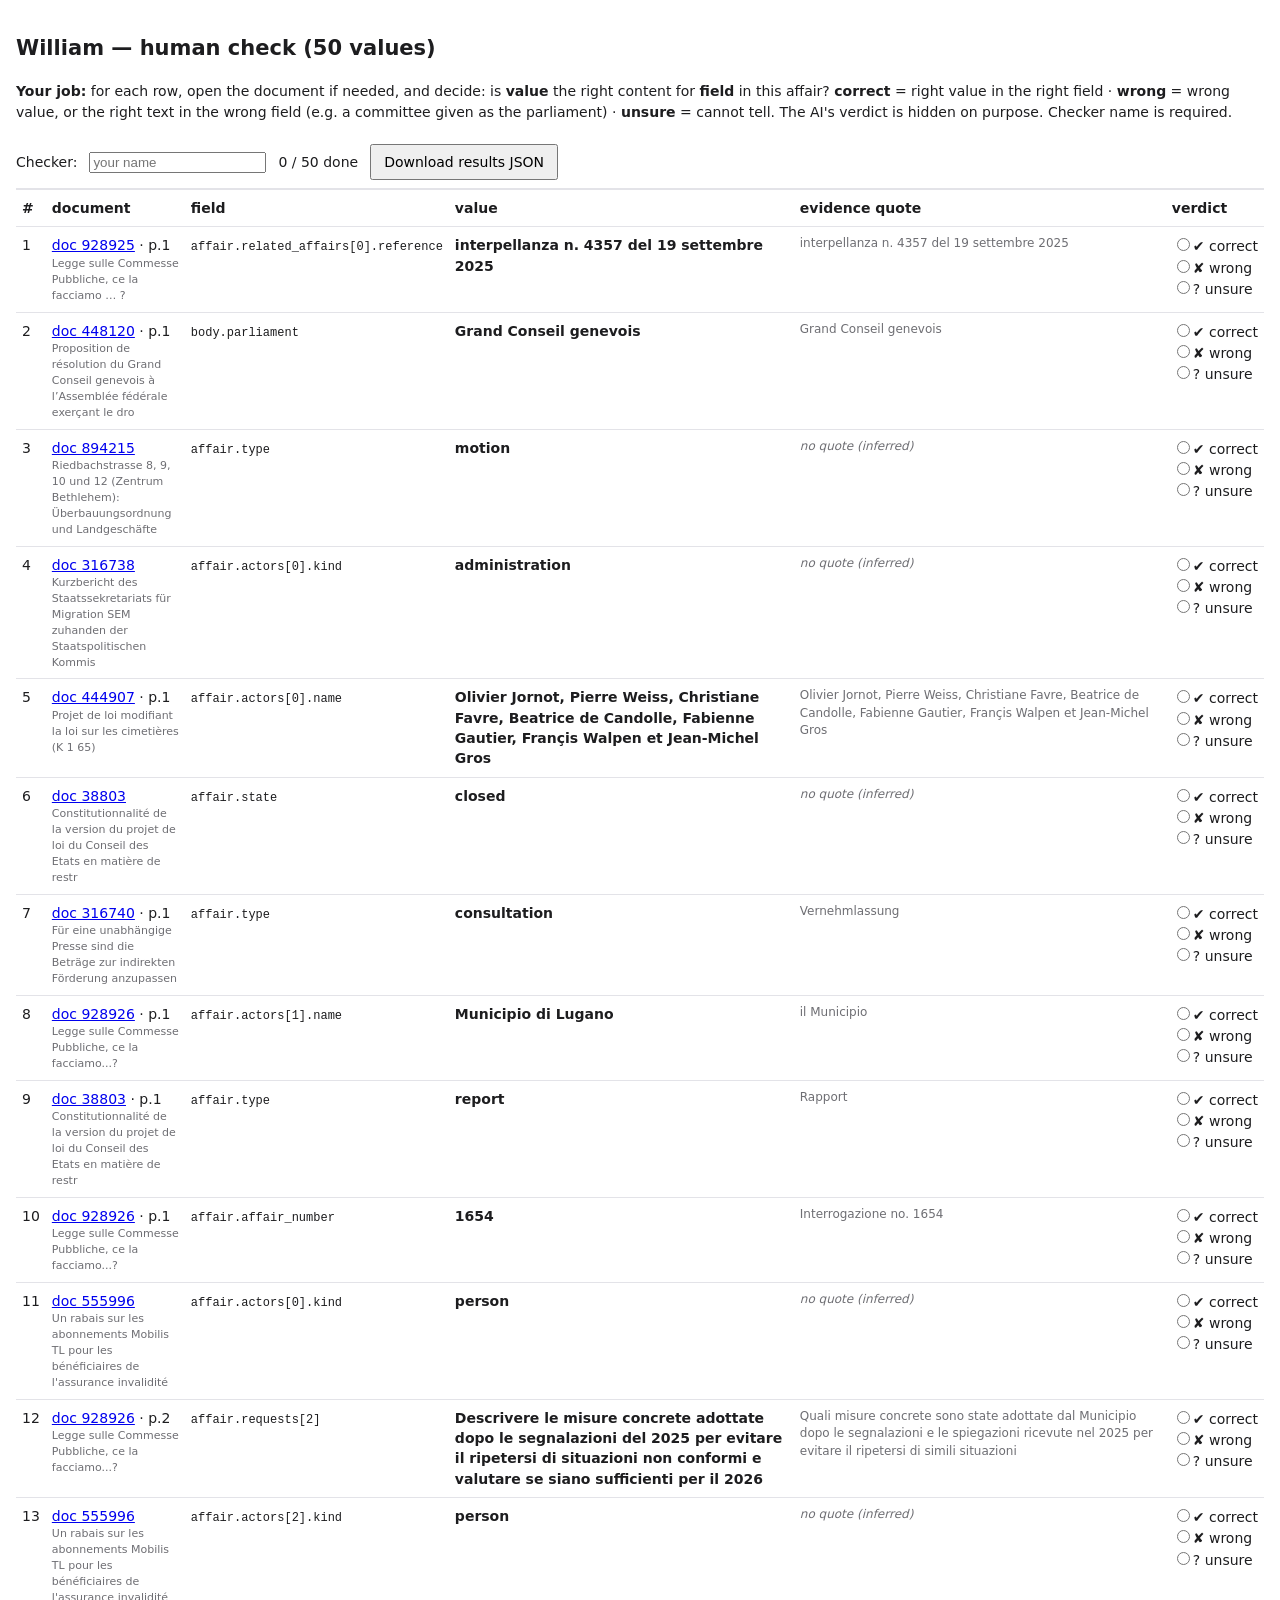
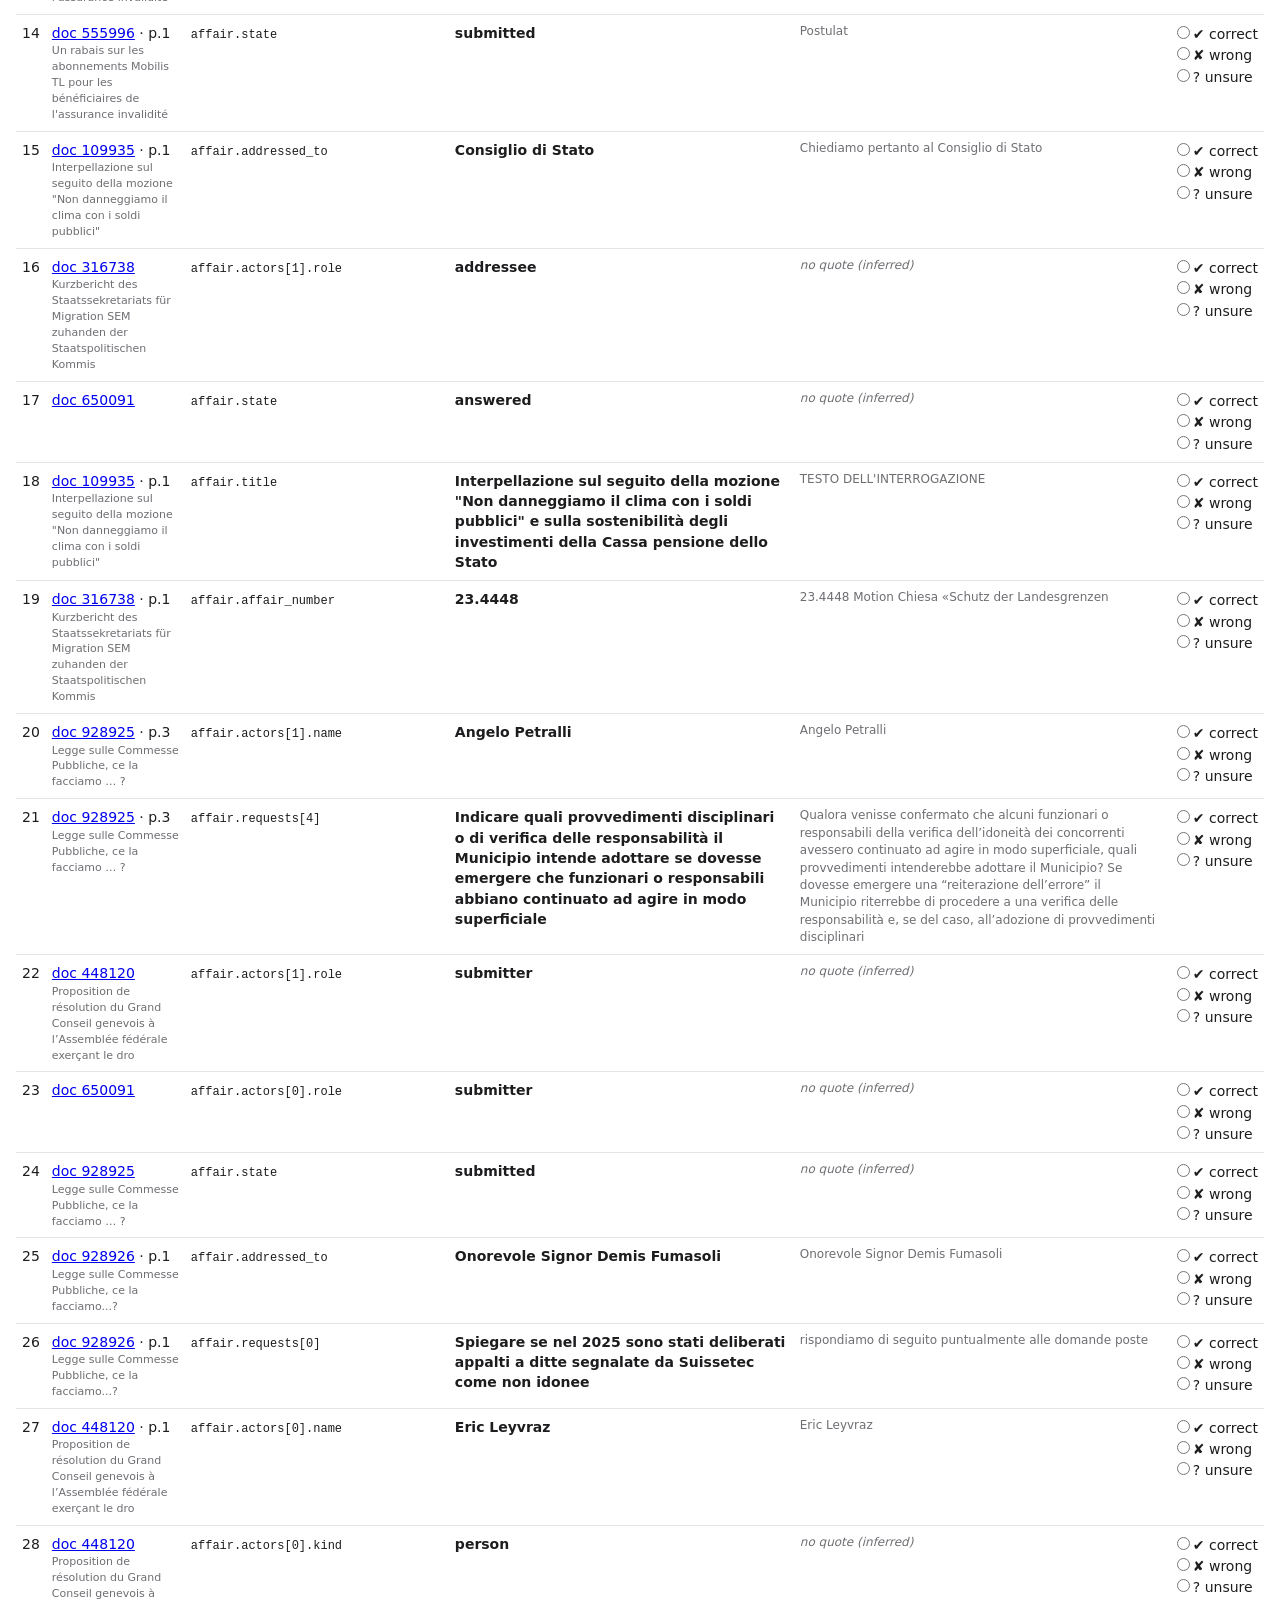
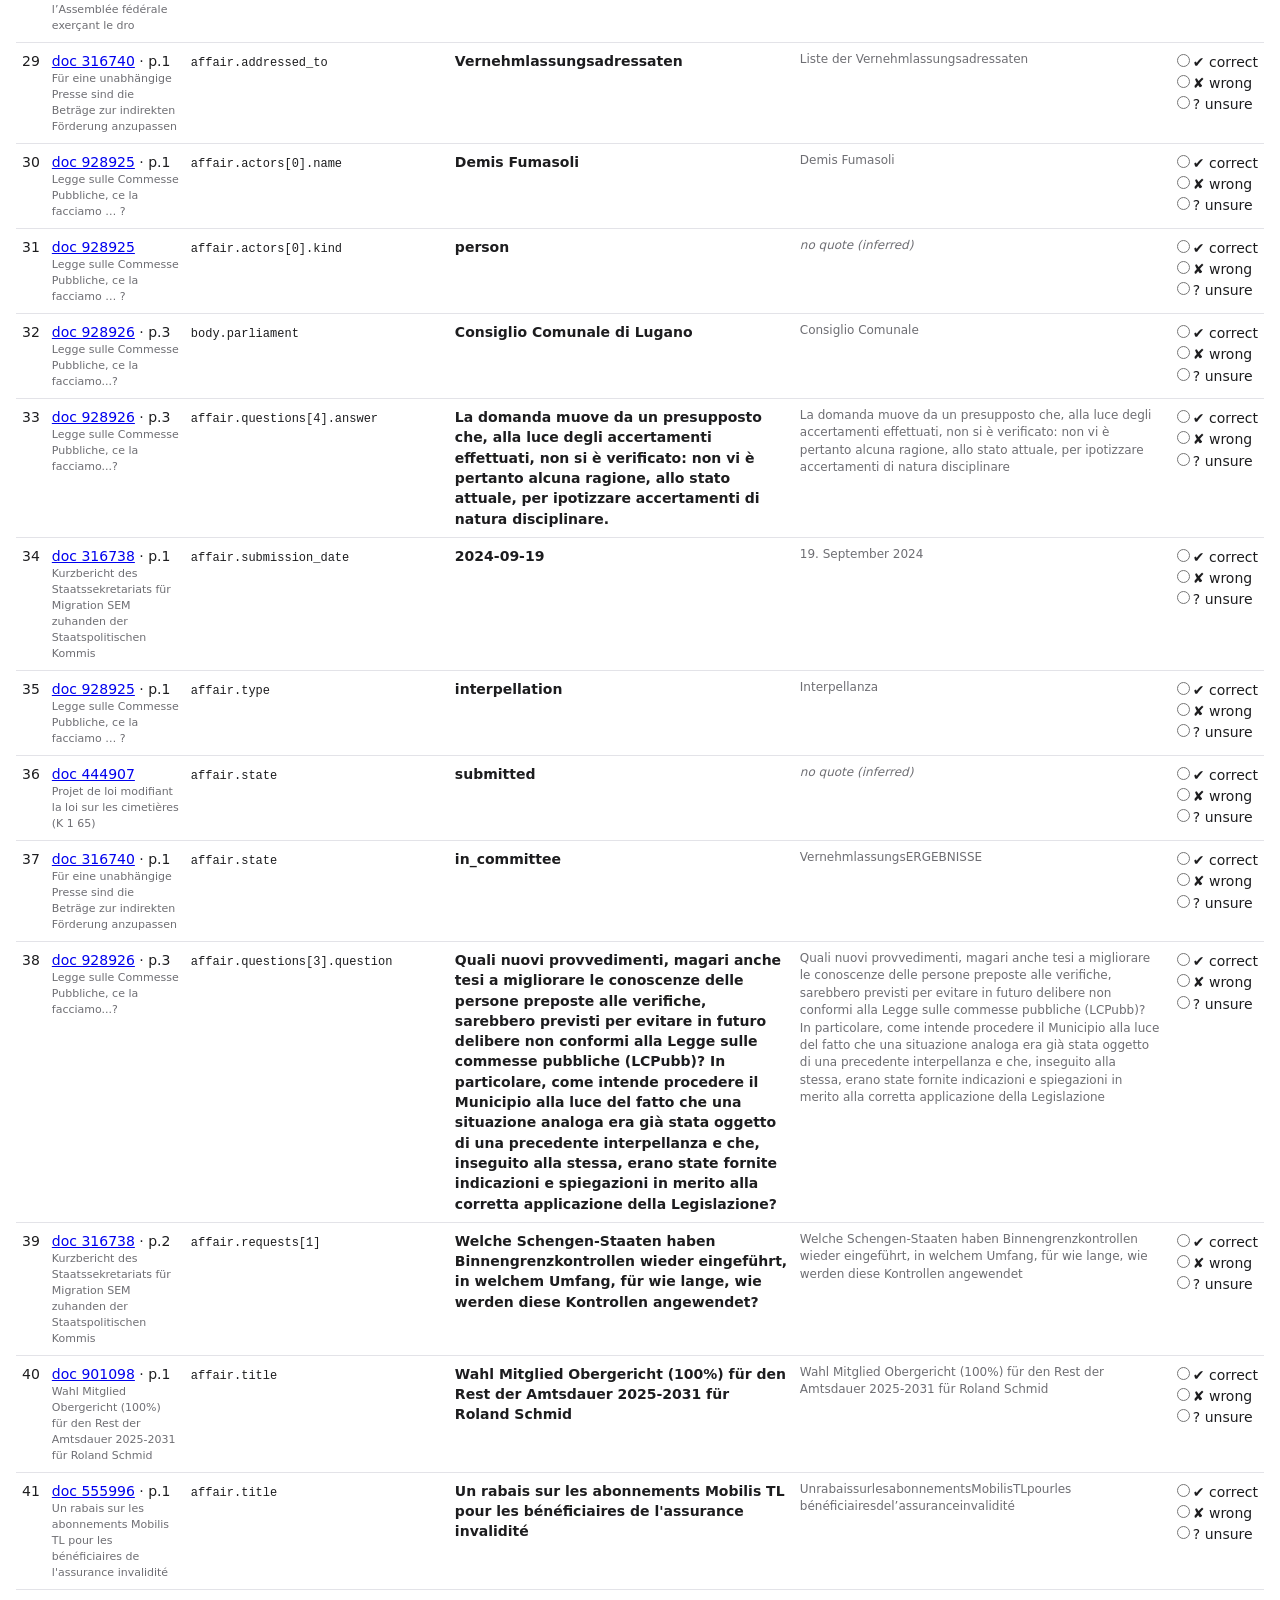
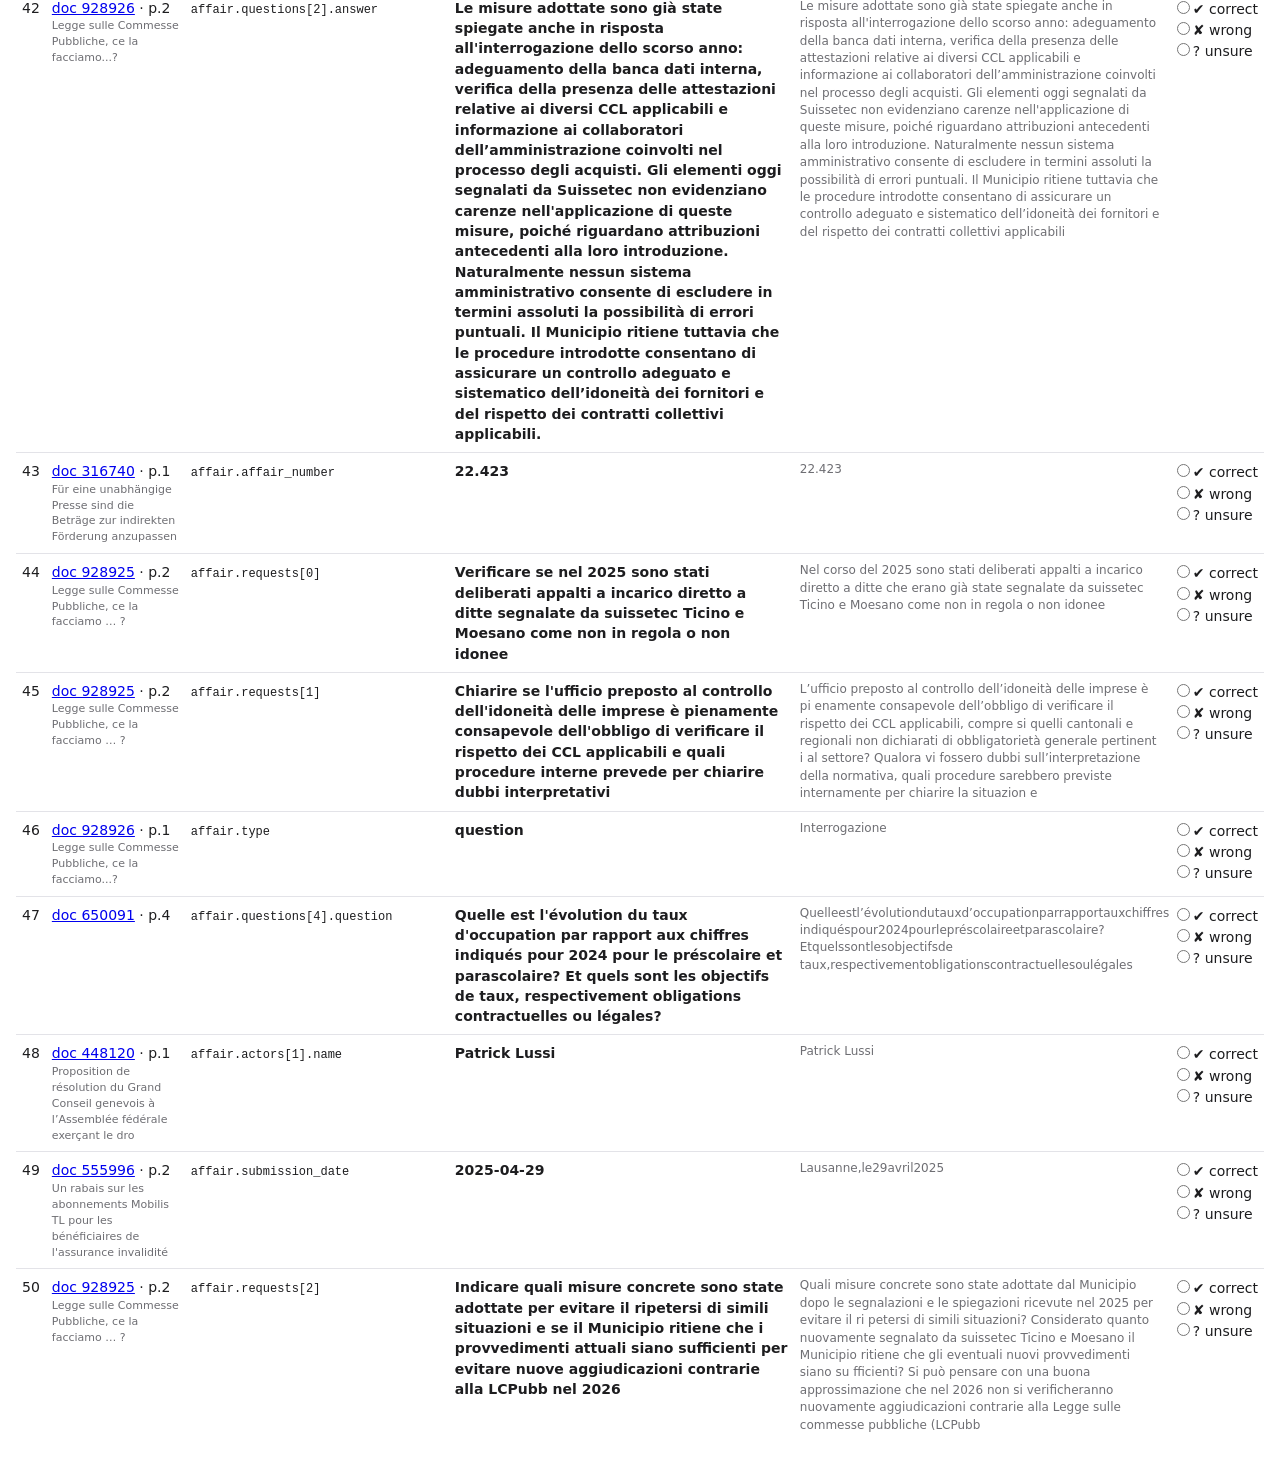
<file: track_2a/eval/human_check/human_check.html>
<!doctype html><html lang=en><meta charset=utf-8><meta name=viewport content="width=device-width,initial-scale=1"><title>William human check</title>
<style>:root{--bg:#fff;--fg:#1d1d1f;--mu:#6e6e73;--li:#e3e3e8}@media(prefers-color-scheme:dark){:root{--bg:#1c1c1e;--fg:#f2f2f7;--mu:#a1a1a6;--li:#3a3a3c}}
body{font:14px/1.45 system-ui,sans-serif;background:var(--bg);color:var(--fg);margin:0;padding:16px}table{border-collapse:collapse;width:100%}td,th{border-top:1px solid var(--li);padding:8px 6px;vertical-align:top;text-align:left}
.q{font-size:12px;color:var(--mu);max-width:360px}.t{font-size:11px;color:var(--mu)}.c label{display:block;white-space:nowrap}code{font-size:12px}
#bar{position:sticky;top:0;background:var(--bg);padding:8px 0;border-bottom:1px solid var(--li);display:flex;gap:12px;align-items:center;flex-wrap:wrap}button{font:inherit;padding:6px 12px}
@media(max-width:800px){.q{max-width:none}td{display:block}tr{display:block;border-top:2px solid var(--li)}}</style>
<h2>William — human check (50 values)</h2>
<p><b>Your job:</b> for each row, open the document if needed, and decide: is <b>value</b> the right content for <b>field</b> in this affair?
<b>correct</b> = right value in the right field · <b>wrong</b> = wrong value, or the right text in the wrong field (e.g. a committee given as the parliament) · <b>unsure</b> = cannot tell.
The AI's verdict is hidden on purpose. Checker name is required.</p>
<div id=bar>Checker: <input id=who placeholder="your name"> <span id=n></span> <button id=dl>Download results JSON</button></div>
<table><tr><th>#</th><th>document</th><th>field</th><th>value</th><th>evidence quote</th><th>verdict</th></tr><tr id="r1"><td>1</td><td><a href="https://api.openparldata.ch/v1/docs/928925" target=_blank>doc 928925</a> · p.1<div class=t>Legge sulle Commesse Pubbliche, ce la facciamo … ?</div></td>
<td><code>affair.related_affairs[0].reference</code></td><td><b>interpellanza n. 4357 del 19 settembre 2025</b></td><td class=q>interpellanza n. 4357 del 19 settembre 2025</td>
<td class=c><label><input type=radio name=v1 value=correct>✔ correct</label><label><input type=radio name=v1 value=wrong>✘ wrong</label><label><input type=radio name=v1 value=unsure>? unsure</label></td></tr><tr id="r2"><td>2</td><td><a href="https://api.openparldata.ch/v1/docs/448120" target=_blank>doc 448120</a> · p.1<div class=t>Proposition de résolution du Grand Conseil genevois à l’Assemblée fédérale exerçant le dro</div></td>
<td><code>body.parliament</code></td><td><b>Grand Conseil genevois</b></td><td class=q>Grand Conseil genevois</td>
<td class=c><label><input type=radio name=v2 value=correct>✔ correct</label><label><input type=radio name=v2 value=wrong>✘ wrong</label><label><input type=radio name=v2 value=unsure>? unsure</label></td></tr><tr id="r3"><td>3</td><td><a href="https://api.openparldata.ch/v1/docs/894215" target=_blank>doc 894215</a><div class=t>Riedbachstrasse 8, 9, 10 und 12 (Zentrum Bethlehem): Überbauungsordnung und Landgeschäfte </div></td>
<td><code>affair.type</code></td><td><b>motion</b></td><td class=q><i>no quote (inferred)</i></td>
<td class=c><label><input type=radio name=v3 value=correct>✔ correct</label><label><input type=radio name=v3 value=wrong>✘ wrong</label><label><input type=radio name=v3 value=unsure>? unsure</label></td></tr><tr id="r4"><td>4</td><td><a href="https://api.openparldata.ch/v1/docs/316738" target=_blank>doc 316738</a><div class=t>Kurzbericht des Staatssekretariats für Migration SEM zuhanden der Staatspolitischen Kommis</div></td>
<td><code>affair.actors[0].kind</code></td><td><b>administration</b></td><td class=q><i>no quote (inferred)</i></td>
<td class=c><label><input type=radio name=v4 value=correct>✔ correct</label><label><input type=radio name=v4 value=wrong>✘ wrong</label><label><input type=radio name=v4 value=unsure>? unsure</label></td></tr><tr id="r5"><td>5</td><td><a href="https://api.openparldata.ch/v1/docs/444907" target=_blank>doc 444907</a> · p.1<div class=t>Projet de loi modifiant la loi sur les cimetières (K 1 65)</div></td>
<td><code>affair.actors[0].name</code></td><td><b>Olivier Jornot, Pierre Weiss, Christiane Favre, Beatrice de Candolle, Fabienne Gautier, Françis Walpen et Jean-Michel Gros</b></td><td class=q>Olivier Jornot, Pierre Weiss, 
Christiane Favre, Beatrice de Candolle, Fabienne 
Gautier, Françis Walpen et Jean-Michel Gros</td>
<td class=c><label><input type=radio name=v5 value=correct>✔ correct</label><label><input type=radio name=v5 value=wrong>✘ wrong</label><label><input type=radio name=v5 value=unsure>? unsure</label></td></tr><tr id="r6"><td>6</td><td><a href="https://api.openparldata.ch/v1/docs/38803" target=_blank>doc 38803</a><div class=t>Constitutionnalité de la version du projet de loi du Conseil des Etats en matière de restr</div></td>
<td><code>affair.state</code></td><td><b>closed</b></td><td class=q><i>no quote (inferred)</i></td>
<td class=c><label><input type=radio name=v6 value=correct>✔ correct</label><label><input type=radio name=v6 value=wrong>✘ wrong</label><label><input type=radio name=v6 value=unsure>? unsure</label></td></tr><tr id="r7"><td>7</td><td><a href="https://api.openparldata.ch/v1/docs/316740" target=_blank>doc 316740</a> · p.1<div class=t>Für eine unabhängige Presse sind die Beträge zur indirekten Förderung anzupassen</div></td>
<td><code>affair.type</code></td><td><b>consultation</b></td><td class=q>Vernehmlassung</td>
<td class=c><label><input type=radio name=v7 value=correct>✔ correct</label><label><input type=radio name=v7 value=wrong>✘ wrong</label><label><input type=radio name=v7 value=unsure>? unsure</label></td></tr><tr id="r8"><td>8</td><td><a href="https://api.openparldata.ch/v1/docs/928926" target=_blank>doc 928926</a> · p.1<div class=t>Legge sulle Commesse Pubbliche, ce la facciamo...?</div></td>
<td><code>affair.actors[1].name</code></td><td><b>Municipio di Lugano</b></td><td class=q>il Municipio</td>
<td class=c><label><input type=radio name=v8 value=correct>✔ correct</label><label><input type=radio name=v8 value=wrong>✘ wrong</label><label><input type=radio name=v8 value=unsure>? unsure</label></td></tr><tr id="r9"><td>9</td><td><a href="https://api.openparldata.ch/v1/docs/38803" target=_blank>doc 38803</a> · p.1<div class=t>Constitutionnalité de la version du projet de loi du Conseil des Etats en matière de restr</div></td>
<td><code>affair.type</code></td><td><b>report</b></td><td class=q>Rapport</td>
<td class=c><label><input type=radio name=v9 value=correct>✔ correct</label><label><input type=radio name=v9 value=wrong>✘ wrong</label><label><input type=radio name=v9 value=unsure>? unsure</label></td></tr><tr id="r10"><td>10</td><td><a href="https://api.openparldata.ch/v1/docs/928926" target=_blank>doc 928926</a> · p.1<div class=t>Legge sulle Commesse Pubbliche, ce la facciamo...?</div></td>
<td><code>affair.affair_number</code></td><td><b>1654</b></td><td class=q>Interrogazione no. 1654</td>
<td class=c><label><input type=radio name=v10 value=correct>✔ correct</label><label><input type=radio name=v10 value=wrong>✘ wrong</label><label><input type=radio name=v10 value=unsure>? unsure</label></td></tr><tr id="r11"><td>11</td><td><a href="https://api.openparldata.ch/v1/docs/555996" target=_blank>doc 555996</a><div class=t>Un rabais sur les abonnements Mobilis TL pour les bénéficiaires de l&#x27;assurance invalidité</div></td>
<td><code>affair.actors[0].kind</code></td><td><b>person</b></td><td class=q><i>no quote (inferred)</i></td>
<td class=c><label><input type=radio name=v11 value=correct>✔ correct</label><label><input type=radio name=v11 value=wrong>✘ wrong</label><label><input type=radio name=v11 value=unsure>? unsure</label></td></tr><tr id="r12"><td>12</td><td><a href="https://api.openparldata.ch/v1/docs/928926" target=_blank>doc 928926</a> · p.2<div class=t>Legge sulle Commesse Pubbliche, ce la facciamo...?</div></td>
<td><code>affair.requests[2]</code></td><td><b>Descrivere le misure concrete adottate dopo le segnalazioni del 2025 per evitare il ripetersi di situazioni non conformi e valutare se siano sufficienti per il 2026</b></td><td class=q>Quali misure concrete sono state adottate dal Municipio dopo le segnalazioni e le
spiegazioni ricevute nel 2025 per evitare il ripetersi di simili situazioni</td>
<td class=c><label><input type=radio name=v12 value=correct>✔ correct</label><label><input type=radio name=v12 value=wrong>✘ wrong</label><label><input type=radio name=v12 value=unsure>? unsure</label></td></tr><tr id="r13"><td>13</td><td><a href="https://api.openparldata.ch/v1/docs/555996" target=_blank>doc 555996</a><div class=t>Un rabais sur les abonnements Mobilis TL pour les bénéficiaires de l&#x27;assurance invalidité</div></td>
<td><code>affair.actors[2].kind</code></td><td><b>person</b></td><td class=q><i>no quote (inferred)</i></td>
<td class=c><label><input type=radio name=v13 value=correct>✔ correct</label><label><input type=radio name=v13 value=wrong>✘ wrong</label><label><input type=radio name=v13 value=unsure>? unsure</label></td></tr><tr id="r14"><td>14</td><td><a href="https://api.openparldata.ch/v1/docs/555996" target=_blank>doc 555996</a> · p.1<div class=t>Un rabais sur les abonnements Mobilis TL pour les bénéficiaires de l&#x27;assurance invalidité</div></td>
<td><code>affair.state</code></td><td><b>submitted</b></td><td class=q>Postulat</td>
<td class=c><label><input type=radio name=v14 value=correct>✔ correct</label><label><input type=radio name=v14 value=wrong>✘ wrong</label><label><input type=radio name=v14 value=unsure>? unsure</label></td></tr><tr id="r15"><td>15</td><td><a href="https://api.openparldata.ch/v1/docs/109935" target=_blank>doc 109935</a> · p.1<div class=t>Interpellazione sul seguito della mozione &quot;Non danneggiamo il clima con i soldi pubblici&quot; </div></td>
<td><code>affair.addressed_to</code></td><td><b>Consiglio di Stato</b></td><td class=q>Chiediamo pertanto al Consiglio di Stato</td>
<td class=c><label><input type=radio name=v15 value=correct>✔ correct</label><label><input type=radio name=v15 value=wrong>✘ wrong</label><label><input type=radio name=v15 value=unsure>? unsure</label></td></tr><tr id="r16"><td>16</td><td><a href="https://api.openparldata.ch/v1/docs/316738" target=_blank>doc 316738</a><div class=t>Kurzbericht des Staatssekretariats für Migration SEM zuhanden der Staatspolitischen Kommis</div></td>
<td><code>affair.actors[1].role</code></td><td><b>addressee</b></td><td class=q><i>no quote (inferred)</i></td>
<td class=c><label><input type=radio name=v16 value=correct>✔ correct</label><label><input type=radio name=v16 value=wrong>✘ wrong</label><label><input type=radio name=v16 value=unsure>? unsure</label></td></tr><tr id="r17"><td>17</td><td><a href="https://api.openparldata.ch/v1/docs/650091" target=_blank>doc 650091</a><div class=t></div></td>
<td><code>affair.state</code></td><td><b>answered</b></td><td class=q><i>no quote (inferred)</i></td>
<td class=c><label><input type=radio name=v17 value=correct>✔ correct</label><label><input type=radio name=v17 value=wrong>✘ wrong</label><label><input type=radio name=v17 value=unsure>? unsure</label></td></tr><tr id="r18"><td>18</td><td><a href="https://api.openparldata.ch/v1/docs/109935" target=_blank>doc 109935</a> · p.1<div class=t>Interpellazione sul seguito della mozione &quot;Non danneggiamo il clima con i soldi pubblici&quot; </div></td>
<td><code>affair.title</code></td><td><b>Interpellazione sul seguito della mozione &quot;Non danneggiamo il clima con i soldi pubblici&quot; e sulla sostenibilità degli investimenti della Cassa pensione dello Stato</b></td><td class=q>TESTO DELL&#x27;INTERROGAZIONE</td>
<td class=c><label><input type=radio name=v18 value=correct>✔ correct</label><label><input type=radio name=v18 value=wrong>✘ wrong</label><label><input type=radio name=v18 value=unsure>? unsure</label></td></tr><tr id="r19"><td>19</td><td><a href="https://api.openparldata.ch/v1/docs/316738" target=_blank>doc 316738</a> · p.1<div class=t>Kurzbericht des Staatssekretariats für Migration SEM zuhanden der Staatspolitischen Kommis</div></td>
<td><code>affair.affair_number</code></td><td><b>23.4448</b></td><td class=q>23.4448 Motion Chiesa «Schutz der Landesgrenzen</td>
<td class=c><label><input type=radio name=v19 value=correct>✔ correct</label><label><input type=radio name=v19 value=wrong>✘ wrong</label><label><input type=radio name=v19 value=unsure>? unsure</label></td></tr><tr id="r20"><td>20</td><td><a href="https://api.openparldata.ch/v1/docs/928925" target=_blank>doc 928925</a> · p.3<div class=t>Legge sulle Commesse Pubbliche, ce la facciamo … ?</div></td>
<td><code>affair.actors[1].name</code></td><td><b>Angelo Petralli</b></td><td class=q>Angelo Petralli</td>
<td class=c><label><input type=radio name=v20 value=correct>✔ correct</label><label><input type=radio name=v20 value=wrong>✘ wrong</label><label><input type=radio name=v20 value=unsure>? unsure</label></td></tr><tr id="r21"><td>21</td><td><a href="https://api.openparldata.ch/v1/docs/928925" target=_blank>doc 928925</a> · p.3<div class=t>Legge sulle Commesse Pubbliche, ce la facciamo … ?</div></td>
<td><code>affair.requests[4]</code></td><td><b>Indicare quali provvedimenti disciplinari o di verifica delle responsabilità il Municipio intende adottare se dovesse emergere che funzionari o responsabili abbiano continuato ad agire in modo superficiale</b></td><td class=q>Qualora venisse confermato che alcuni funzionari o responsabili della verifica
dell’idoneità dei concorrenti avessero continuato ad agire in modo superficiale, quali
provvedimenti intenderebbe adottare il Municipio? Se dovesse emergere una
“reiterazione dell’errore” il Municipio riterrebbe di procedere a una verifica delle
responsabilità e, se del caso, all’adozione di provvedimenti disciplinari</td>
<td class=c><label><input type=radio name=v21 value=correct>✔ correct</label><label><input type=radio name=v21 value=wrong>✘ wrong</label><label><input type=radio name=v21 value=unsure>? unsure</label></td></tr><tr id="r22"><td>22</td><td><a href="https://api.openparldata.ch/v1/docs/448120" target=_blank>doc 448120</a><div class=t>Proposition de résolution du Grand Conseil genevois à l’Assemblée fédérale exerçant le dro</div></td>
<td><code>affair.actors[1].role</code></td><td><b>submitter</b></td><td class=q><i>no quote (inferred)</i></td>
<td class=c><label><input type=radio name=v22 value=correct>✔ correct</label><label><input type=radio name=v22 value=wrong>✘ wrong</label><label><input type=radio name=v22 value=unsure>? unsure</label></td></tr><tr id="r23"><td>23</td><td><a href="https://api.openparldata.ch/v1/docs/650091" target=_blank>doc 650091</a><div class=t></div></td>
<td><code>affair.actors[0].role</code></td><td><b>submitter</b></td><td class=q><i>no quote (inferred)</i></td>
<td class=c><label><input type=radio name=v23 value=correct>✔ correct</label><label><input type=radio name=v23 value=wrong>✘ wrong</label><label><input type=radio name=v23 value=unsure>? unsure</label></td></tr><tr id="r24"><td>24</td><td><a href="https://api.openparldata.ch/v1/docs/928925" target=_blank>doc 928925</a><div class=t>Legge sulle Commesse Pubbliche, ce la facciamo … ?</div></td>
<td><code>affair.state</code></td><td><b>submitted</b></td><td class=q><i>no quote (inferred)</i></td>
<td class=c><label><input type=radio name=v24 value=correct>✔ correct</label><label><input type=radio name=v24 value=wrong>✘ wrong</label><label><input type=radio name=v24 value=unsure>? unsure</label></td></tr><tr id="r25"><td>25</td><td><a href="https://api.openparldata.ch/v1/docs/928926" target=_blank>doc 928926</a> · p.1<div class=t>Legge sulle Commesse Pubbliche, ce la facciamo...?</div></td>
<td><code>affair.addressed_to</code></td><td><b>Onorevole Signor Demis Fumasoli</b></td><td class=q>Onorevole Signor
Demis Fumasoli</td>
<td class=c><label><input type=radio name=v25 value=correct>✔ correct</label><label><input type=radio name=v25 value=wrong>✘ wrong</label><label><input type=radio name=v25 value=unsure>? unsure</label></td></tr><tr id="r26"><td>26</td><td><a href="https://api.openparldata.ch/v1/docs/928926" target=_blank>doc 928926</a> · p.1<div class=t>Legge sulle Commesse Pubbliche, ce la facciamo...?</div></td>
<td><code>affair.requests[0]</code></td><td><b>Spiegare se nel 2025 sono stati deliberati appalti a ditte segnalate da Suissetec come non idonee</b></td><td class=q>rispondiamo di seguito puntualmente alle domande poste</td>
<td class=c><label><input type=radio name=v26 value=correct>✔ correct</label><label><input type=radio name=v26 value=wrong>✘ wrong</label><label><input type=radio name=v26 value=unsure>? unsure</label></td></tr><tr id="r27"><td>27</td><td><a href="https://api.openparldata.ch/v1/docs/448120" target=_blank>doc 448120</a> · p.1<div class=t>Proposition de résolution du Grand Conseil genevois à l’Assemblée fédérale exerçant le dro</div></td>
<td><code>affair.actors[0].name</code></td><td><b>Eric Leyvraz</b></td><td class=q>Eric Leyvraz</td>
<td class=c><label><input type=radio name=v27 value=correct>✔ correct</label><label><input type=radio name=v27 value=wrong>✘ wrong</label><label><input type=radio name=v27 value=unsure>? unsure</label></td></tr><tr id="r28"><td>28</td><td><a href="https://api.openparldata.ch/v1/docs/448120" target=_blank>doc 448120</a><div class=t>Proposition de résolution du Grand Conseil genevois à l’Assemblée fédérale exerçant le dro</div></td>
<td><code>affair.actors[0].kind</code></td><td><b>person</b></td><td class=q><i>no quote (inferred)</i></td>
<td class=c><label><input type=radio name=v28 value=correct>✔ correct</label><label><input type=radio name=v28 value=wrong>✘ wrong</label><label><input type=radio name=v28 value=unsure>? unsure</label></td></tr><tr id="r29"><td>29</td><td><a href="https://api.openparldata.ch/v1/docs/316740" target=_blank>doc 316740</a> · p.1<div class=t>Für eine unabhängige Presse sind die Beträge zur indirekten Förderung anzupassen</div></td>
<td><code>affair.addressed_to</code></td><td><b>Vernehmlassungsadressaten</b></td><td class=q>Liste der Vernehmlassungsadressaten</td>
<td class=c><label><input type=radio name=v29 value=correct>✔ correct</label><label><input type=radio name=v29 value=wrong>✘ wrong</label><label><input type=radio name=v29 value=unsure>? unsure</label></td></tr><tr id="r30"><td>30</td><td><a href="https://api.openparldata.ch/v1/docs/928925" target=_blank>doc 928925</a> · p.1<div class=t>Legge sulle Commesse Pubbliche, ce la facciamo … ?</div></td>
<td><code>affair.actors[0].name</code></td><td><b>Demis Fumasoli</b></td><td class=q>Demis Fumasoli</td>
<td class=c><label><input type=radio name=v30 value=correct>✔ correct</label><label><input type=radio name=v30 value=wrong>✘ wrong</label><label><input type=radio name=v30 value=unsure>? unsure</label></td></tr><tr id="r31"><td>31</td><td><a href="https://api.openparldata.ch/v1/docs/928925" target=_blank>doc 928925</a><div class=t>Legge sulle Commesse Pubbliche, ce la facciamo … ?</div></td>
<td><code>affair.actors[0].kind</code></td><td><b>person</b></td><td class=q><i>no quote (inferred)</i></td>
<td class=c><label><input type=radio name=v31 value=correct>✔ correct</label><label><input type=radio name=v31 value=wrong>✘ wrong</label><label><input type=radio name=v31 value=unsure>? unsure</label></td></tr><tr id="r32"><td>32</td><td><a href="https://api.openparldata.ch/v1/docs/928926" target=_blank>doc 928926</a> · p.3<div class=t>Legge sulle Commesse Pubbliche, ce la facciamo...?</div></td>
<td><code>body.parliament</code></td><td><b>Consiglio Comunale di Lugano</b></td><td class=q>Consiglio Comunale</td>
<td class=c><label><input type=radio name=v32 value=correct>✔ correct</label><label><input type=radio name=v32 value=wrong>✘ wrong</label><label><input type=radio name=v32 value=unsure>? unsure</label></td></tr><tr id="r33"><td>33</td><td><a href="https://api.openparldata.ch/v1/docs/928926" target=_blank>doc 928926</a> · p.3<div class=t>Legge sulle Commesse Pubbliche, ce la facciamo...?</div></td>
<td><code>affair.questions[4].answer</code></td><td><b>La domanda muove da un presupposto che, alla luce degli accertamenti effettuati, non si è verificato: non vi è pertanto alcuna ragione, allo stato attuale, per ipotizzare accertamenti di natura disciplinare.</b></td><td class=q>La domanda muove da un presupposto che, alla luce degli accertamenti effettuati, non si è
verificato: non vi è pertanto alcuna ragione, allo stato attuale, per ipotizzare accertamenti di
natura disciplinare</td>
<td class=c><label><input type=radio name=v33 value=correct>✔ correct</label><label><input type=radio name=v33 value=wrong>✘ wrong</label><label><input type=radio name=v33 value=unsure>? unsure</label></td></tr><tr id="r34"><td>34</td><td><a href="https://api.openparldata.ch/v1/docs/316738" target=_blank>doc 316738</a> · p.1<div class=t>Kurzbericht des Staatssekretariats für Migration SEM zuhanden der Staatspolitischen Kommis</div></td>
<td><code>affair.submission_date</code></td><td><b>2024-09-19</b></td><td class=q>19. September 2024</td>
<td class=c><label><input type=radio name=v34 value=correct>✔ correct</label><label><input type=radio name=v34 value=wrong>✘ wrong</label><label><input type=radio name=v34 value=unsure>? unsure</label></td></tr><tr id="r35"><td>35</td><td><a href="https://api.openparldata.ch/v1/docs/928925" target=_blank>doc 928925</a> · p.1<div class=t>Legge sulle Commesse Pubbliche, ce la facciamo … ?</div></td>
<td><code>affair.type</code></td><td><b>interpellation</b></td><td class=q>Interpellanza</td>
<td class=c><label><input type=radio name=v35 value=correct>✔ correct</label><label><input type=radio name=v35 value=wrong>✘ wrong</label><label><input type=radio name=v35 value=unsure>? unsure</label></td></tr><tr id="r36"><td>36</td><td><a href="https://api.openparldata.ch/v1/docs/444907" target=_blank>doc 444907</a><div class=t>Projet de loi modifiant la loi sur les cimetières (K 1 65)</div></td>
<td><code>affair.state</code></td><td><b>submitted</b></td><td class=q><i>no quote (inferred)</i></td>
<td class=c><label><input type=radio name=v36 value=correct>✔ correct</label><label><input type=radio name=v36 value=wrong>✘ wrong</label><label><input type=radio name=v36 value=unsure>? unsure</label></td></tr><tr id="r37"><td>37</td><td><a href="https://api.openparldata.ch/v1/docs/316740" target=_blank>doc 316740</a> · p.1<div class=t>Für eine unabhängige Presse sind die Beträge zur indirekten Förderung anzupassen</div></td>
<td><code>affair.state</code></td><td><b>in_committee</b></td><td class=q>VernehmlassungsERGEBNISSE</td>
<td class=c><label><input type=radio name=v37 value=correct>✔ correct</label><label><input type=radio name=v37 value=wrong>✘ wrong</label><label><input type=radio name=v37 value=unsure>? unsure</label></td></tr><tr id="r38"><td>38</td><td><a href="https://api.openparldata.ch/v1/docs/928926" target=_blank>doc 928926</a> · p.3<div class=t>Legge sulle Commesse Pubbliche, ce la facciamo...?</div></td>
<td><code>affair.questions[3].question</code></td><td><b>Quali nuovi provvedimenti, magari anche tesi a migliorare le conoscenze delle persone preposte alle verifiche, sarebbero previsti per evitare in futuro delibere non conformi alla Legge sulle commesse pubbliche (LCPubb)? In particolare, come intende procedere il Municipio alla luce del fatto che una situazione analoga era già stata oggetto di una precedente interpellanza e che, inseguito alla stessa, erano state fornite indicazioni e spiegazioni in merito alla corretta applicazione della Legislazione?</b></td><td class=q>Quali nuovi provvedimenti, magari anche tesi a migliorare le conoscenze delle
persone preposte alle verifiche, sarebbero previsti per evitare in futuro delibere non
conformi alla Legge sulle commesse pubbliche (LCPubb)? In particolare, come intende
procedere il Municipio alla luce del fatto che una situazione analoga era già stata
oggetto di una precedente interpellanza e che, inseguito alla stessa, erano state
fornite indicazioni e spiegazioni in merito alla corretta applicazione della Legislazione</td>
<td class=c><label><input type=radio name=v38 value=correct>✔ correct</label><label><input type=radio name=v38 value=wrong>✘ wrong</label><label><input type=radio name=v38 value=unsure>? unsure</label></td></tr><tr id="r39"><td>39</td><td><a href="https://api.openparldata.ch/v1/docs/316738" target=_blank>doc 316738</a> · p.2<div class=t>Kurzbericht des Staatssekretariats für Migration SEM zuhanden der Staatspolitischen Kommis</div></td>
<td><code>affair.requests[1]</code></td><td><b>Welche Schengen-Staaten haben Binnengrenzkontrollen wieder eingeführt, in welchem Umfang, für wie lange, wie werden diese Kontrollen angewendet?</b></td><td class=q>Welche Schengen-Staaten haben Binnengrenzkontrollen wieder eingeführt, in welchem 
Umfang, für wie lange, wie werden diese Kontrollen angewendet</td>
<td class=c><label><input type=radio name=v39 value=correct>✔ correct</label><label><input type=radio name=v39 value=wrong>✘ wrong</label><label><input type=radio name=v39 value=unsure>? unsure</label></td></tr><tr id="r40"><td>40</td><td><a href="https://api.openparldata.ch/v1/docs/901098" target=_blank>doc 901098</a> · p.1<div class=t>Wahl Mitglied Obergericht (100%) für den Rest der Amtsdauer 2025-2031 für Roland Schmid</div></td>
<td><code>affair.title</code></td><td><b>Wahl Mitglied Obergericht (100%) für den Rest der Amtsdauer 2025-2031 für Roland Schmid</b></td><td class=q>Wahl Mitglied 
Obergericht (100%) 
 
für den Rest der Amtsdauer 2025-2031 
für Roland Schmid</td>
<td class=c><label><input type=radio name=v40 value=correct>✔ correct</label><label><input type=radio name=v40 value=wrong>✘ wrong</label><label><input type=radio name=v40 value=unsure>? unsure</label></td></tr><tr id="r41"><td>41</td><td><a href="https://api.openparldata.ch/v1/docs/555996" target=_blank>doc 555996</a> · p.1<div class=t>Un rabais sur les abonnements Mobilis TL pour les bénéficiaires de l&#x27;assurance invalidité</div></td>
<td><code>affair.title</code></td><td><b>Un rabais sur les abonnements Mobilis TL pour les bénéficiaires de l&#x27;assurance invalidité</b></td><td class=q>UnrabaissurlesabonnementsMobilisTLpourles
bénéficiairesdel’assuranceinvalidité</td>
<td class=c><label><input type=radio name=v41 value=correct>✔ correct</label><label><input type=radio name=v41 value=wrong>✘ wrong</label><label><input type=radio name=v41 value=unsure>? unsure</label></td></tr><tr id="r42"><td>42</td><td><a href="https://api.openparldata.ch/v1/docs/928926" target=_blank>doc 928926</a> · p.2<div class=t>Legge sulle Commesse Pubbliche, ce la facciamo...?</div></td>
<td><code>affair.questions[2].answer</code></td><td><b>Le misure adottate sono già state spiegate anche in risposta all&#x27;interrogazione dello scorso anno: adeguamento della banca dati interna, verifica della presenza delle attestazioni relative ai diversi CCL applicabili e informazione ai collaboratori dell’amministrazione coinvolti nel processo degli acquisti. Gli elementi oggi segnalati da Suissetec non evidenziano carenze nell&#x27;applicazione di queste misure, poiché riguardano attribuzioni antecedenti alla loro introduzione. Naturalmente nessun sistema amministrativo consente di escludere in termini assoluti la possibilità di errori puntuali. Il Municipio ritiene tuttavia che le procedure introdotte consentano di assicurare un controllo adeguato e sistematico dell’idoneità dei fornitori e del rispetto dei contratti collettivi applicabili.</b></td><td class=q>Le misure adottate sono già state spiegate anche in risposta all&#x27;interrogazione dello scorso
anno: adeguamento della banca dati interna, verifica della presenza delle attestazioni
relative ai diversi CCL applicabili e informazione ai collaboratori dell’amministrazione
coinvolti nel processo degli acquisti.
Gli elementi oggi segnalati da Suissetec non evidenziano carenze nell&#x27;applicazione di
queste misure, poiché riguardano attribuzioni antecedenti alla loro introduzione.
Naturalmente nessun sistema amministrativo consente di escludere in termini assoluti la
possibilità di errori puntuali. Il Municipio ritiene tuttavia che le procedure introdotte
consentano di assicurare un controllo adeguato e sistematico dell’idoneità dei fornitori e
del rispetto dei contratti collettivi applicabili</td>
<td class=c><label><input type=radio name=v42 value=correct>✔ correct</label><label><input type=radio name=v42 value=wrong>✘ wrong</label><label><input type=radio name=v42 value=unsure>? unsure</label></td></tr><tr id="r43"><td>43</td><td><a href="https://api.openparldata.ch/v1/docs/316740" target=_blank>doc 316740</a> · p.1<div class=t>Für eine unabhängige Presse sind die Beträge zur indirekten Förderung anzupassen</div></td>
<td><code>affair.affair_number</code></td><td><b>22.423</b></td><td class=q>22.423</td>
<td class=c><label><input type=radio name=v43 value=correct>✔ correct</label><label><input type=radio name=v43 value=wrong>✘ wrong</label><label><input type=radio name=v43 value=unsure>? unsure</label></td></tr><tr id="r44"><td>44</td><td><a href="https://api.openparldata.ch/v1/docs/928925" target=_blank>doc 928925</a> · p.2<div class=t>Legge sulle Commesse Pubbliche, ce la facciamo … ?</div></td>
<td><code>affair.requests[0]</code></td><td><b>Verificare se nel 2025 sono stati deliberati appalti a incarico diretto a ditte segnalate da suissetec Ticino e Moesano come non in regola o non idonee</b></td><td class=q>Nel corso del 2025 sono stati deliberati appalti a incarico diretto a ditte che erano già
state segnalate da suissetec Ticino e Moesano come non in regola o non idonee</td>
<td class=c><label><input type=radio name=v44 value=correct>✔ correct</label><label><input type=radio name=v44 value=wrong>✘ wrong</label><label><input type=radio name=v44 value=unsure>? unsure</label></td></tr><tr id="r45"><td>45</td><td><a href="https://api.openparldata.ch/v1/docs/928925" target=_blank>doc 928925</a> · p.2<div class=t>Legge sulle Commesse Pubbliche, ce la facciamo … ?</div></td>
<td><code>affair.requests[1]</code></td><td><b>Chiarire se l&#x27;ufficio preposto al controllo dell&#x27;idoneità delle imprese è pienamente consapevole dell&#x27;obbligo di verificare il rispetto dei CCL applicabili e quali procedure interne prevede per chiarire dubbi interpretativi</b></td><td class=q>L’ufficio preposto al controllo dell’idoneità delle imprese è pi enamente consapevole
dell’obbligo di verificare il rispetto dei CCL applicabili, compre si quelli cantonali e
regionali non dichiarati di obbligatorietà generale pertinent i al settore? Qualora vi
fossero dubbi sull’interpretazione della normativa, quali procedure sarebbero previste
internamente per chiarire la situazion e</td>
<td class=c><label><input type=radio name=v45 value=correct>✔ correct</label><label><input type=radio name=v45 value=wrong>✘ wrong</label><label><input type=radio name=v45 value=unsure>? unsure</label></td></tr><tr id="r46"><td>46</td><td><a href="https://api.openparldata.ch/v1/docs/928926" target=_blank>doc 928926</a> · p.1<div class=t>Legge sulle Commesse Pubbliche, ce la facciamo...?</div></td>
<td><code>affair.type</code></td><td><b>question</b></td><td class=q>Interrogazione</td>
<td class=c><label><input type=radio name=v46 value=correct>✔ correct</label><label><input type=radio name=v46 value=wrong>✘ wrong</label><label><input type=radio name=v46 value=unsure>? unsure</label></td></tr><tr id="r47"><td>47</td><td><a href="https://api.openparldata.ch/v1/docs/650091" target=_blank>doc 650091</a> · p.4<div class=t></div></td>
<td><code>affair.questions[4].question</code></td><td><b>Quelle est l&#x27;évolution du taux d&#x27;occupation par rapport aux chiffres indiqués pour 2024 pour le préscolaire et parascolaire? Et quels sont les objectifs de taux, respectivement obligations contractuelles ou légales?</b></td><td class=q>Quelleestl’évolutiondutauxd’occupationparrapportauxchiffres
indiquéspour2024pourlepréscolaireetparascolaire?Etquelssontlesobjectifsde
taux,respectivementobligationscontractuellesoulégales</td>
<td class=c><label><input type=radio name=v47 value=correct>✔ correct</label><label><input type=radio name=v47 value=wrong>✘ wrong</label><label><input type=radio name=v47 value=unsure>? unsure</label></td></tr><tr id="r48"><td>48</td><td><a href="https://api.openparldata.ch/v1/docs/448120" target=_blank>doc 448120</a> · p.1<div class=t>Proposition de résolution du Grand Conseil genevois à l’Assemblée fédérale exerçant le dro</div></td>
<td><code>affair.actors[1].name</code></td><td><b>Patrick Lussi</b></td><td class=q>Patrick Lussi</td>
<td class=c><label><input type=radio name=v48 value=correct>✔ correct</label><label><input type=radio name=v48 value=wrong>✘ wrong</label><label><input type=radio name=v48 value=unsure>? unsure</label></td></tr><tr id="r49"><td>49</td><td><a href="https://api.openparldata.ch/v1/docs/555996" target=_blank>doc 555996</a> · p.2<div class=t>Un rabais sur les abonnements Mobilis TL pour les bénéficiaires de l&#x27;assurance invalidité</div></td>
<td><code>affair.submission_date</code></td><td><b>2025-04-29</b></td><td class=q>Lausanne,le29avril2025</td>
<td class=c><label><input type=radio name=v49 value=correct>✔ correct</label><label><input type=radio name=v49 value=wrong>✘ wrong</label><label><input type=radio name=v49 value=unsure>? unsure</label></td></tr><tr id="r50"><td>50</td><td><a href="https://api.openparldata.ch/v1/docs/928925" target=_blank>doc 928925</a> · p.2<div class=t>Legge sulle Commesse Pubbliche, ce la facciamo … ?</div></td>
<td><code>affair.requests[2]</code></td><td><b>Indicare quali misure concrete sono state adottate per evitare il ripetersi di simili situazioni e se il Municipio ritiene che i provvedimenti attuali siano sufficienti per evitare nuove aggiudicazioni contrarie alla LCPubb nel 2026</b></td><td class=q>Quali misure concrete sono state adottate  dal Municipio dopo le segnalazioni e le
spiegazioni ricevute nel 2025 per evitare il ri petersi di simili situazioni? Considerato
quanto nuovamente segnalato da suissetec Ticino e Moesano il Municipio ritiene che
gli eventuali nuovi provvedimenti siano su fficienti? Si può pensare con una buona
approssimazione che nel 2026 non si verificheranno nuovamente aggiudicazioni
contrarie alla Legge sulle commesse pubbliche (LCPubb</td>
<td class=c><label><input type=radio name=v50 value=correct>✔ correct</label><label><input type=radio name=v50 value=wrong>✘ wrong</label><label><input type=radio name=v50 value=unsure>? unsure</label></td></tr></table>
<script>
const KEY='william-human-check';const $=s=>document.querySelector(s);
function load(){try{const s=JSON.parse(localStorage.getItem(KEY)||'{}');for(const[k,v]of Object.entries(s.v||{})){const r=document.querySelector(`input[name=v${k}][value=${v}]`);if(r)r.checked=true};$('#who').value=s.who||''}catch(e){}}
function state(){const v={};document.querySelectorAll('input[type=radio]:checked').forEach(r=>v[r.name.slice(1)]=r.value);return{who:$('#who').value.trim(),v}}
function save(){const s=state();$('#n').textContent=Object.keys(s.v).length+' / 50 done';try{localStorage.setItem(KEY,JSON.stringify(s))}catch(e){}}
document.addEventListener('change',save);$('#who').addEventListener('input',save);load();save();
$('#dl').onclick=()=>{const s=state();if(!s.who){alert('Enter your name first');return}const b=new Blob([JSON.stringify({checker:s.who,date:new Date().toISOString(),verdicts:s.v},null,1)],{type:'application/json'});const a=document.createElement('a');a.href=URL.createObjectURL(b);a.download='human_check_'+s.who.replace(/\W+/g,'_')+'.json';a.click()};
</script></html>
</file>
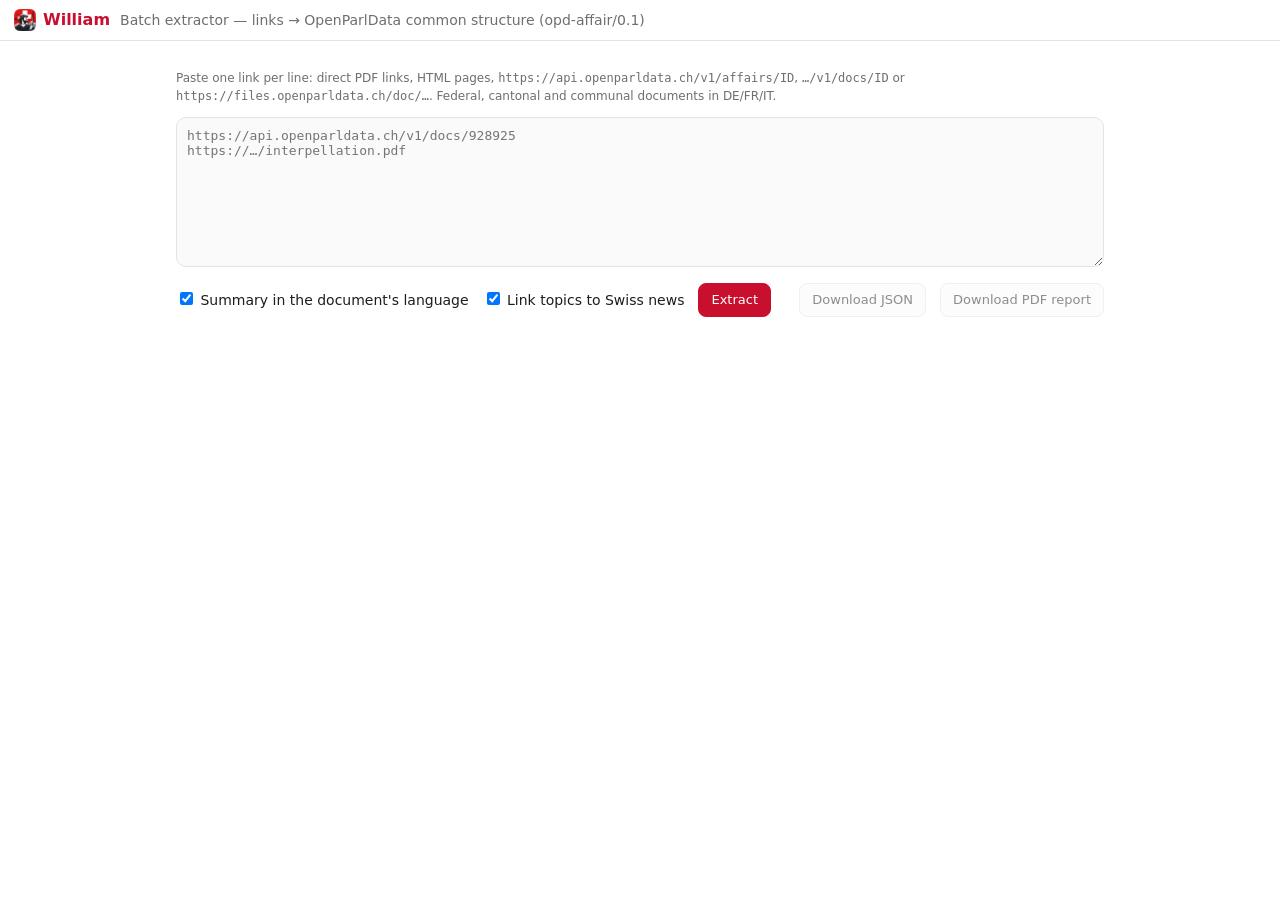
<file: track_2a/src/extension/batch/batch.html>
<!doctype html>
<html lang="en">
<head>
<meta charset="utf-8">
<meta name="viewport" content="width=device-width, initial-scale=1">
<title>William batch extractor</title>
<link rel="icon" href="../icons/icon-32.png">
<link rel="stylesheet" href="../shared/ui.css">
<style>
  main{max-width:960px;margin:0 auto;padding:16px}
  textarea{width:100%;min-height:150px;font:13px ui-monospace,Consolas,monospace;padding:10px;border:1px solid var(--line);border-radius:10px;background:var(--card);color:var(--fg)}
  .opts{display:flex;flex-wrap:wrap;gap:14px;align-items:center;margin:10px 0}
  .card{border:1px solid var(--line);border-radius:12px;padding:12px 14px;margin:12px 0;background:var(--bg)}
  .card h3{margin:0 0 4px;font-size:15px}
  .card .u{font-size:11px;color:var(--muted);word-break:break-all}
  details summary{cursor:pointer;color:var(--muted);font-size:12px;margin-top:6px}
  .lvl{font-size:11px;padding:1px 7px;border-radius:9px;background:var(--sunken);margin-right:6px}
</style>
</head>
<body>
<header class="bar"><span class="brand"><img src="../icons/icon-48.png" alt="">William</span><span class="muted">Batch extractor — links → OpenParlData common structure (opd-affair/0.1)</span></header>
<main>
  <p class="small muted">Paste one link per line: direct PDF links, HTML pages, <code>https://api.openparldata.ch/v1/affairs/ID</code>,
    <code>…/v1/docs/ID</code> or <code>https://files.openparldata.ch/doc/…</code>. Federal, cantonal and communal documents in DE/FR/IT.</p>
  <textarea id="urls" placeholder="https://api.openparldata.ch/v1/docs/928925&#10;https://…/interpellation.pdf"></textarea>
  <div class="opts">
    <label><input type="checkbox" id="optSum" checked> Summary in the document's language</label>
    <label><input type="checkbox" id="optNews" checked> Link topics to Swiss news</label>
    <button id="run" class="btn primary">Extract</button>
    <span class="grow"></span>
    <button id="dlJson" class="btn" disabled>Download JSON</button>
    <button id="dlPdf" class="btn" disabled>Download PDF report</button>
  </div>
  <div id="status" class="small muted"></div>
  <div id="cards"></div>
</main>
<script type="module" src="batch.js"></script>
</body>
</html>
</file>
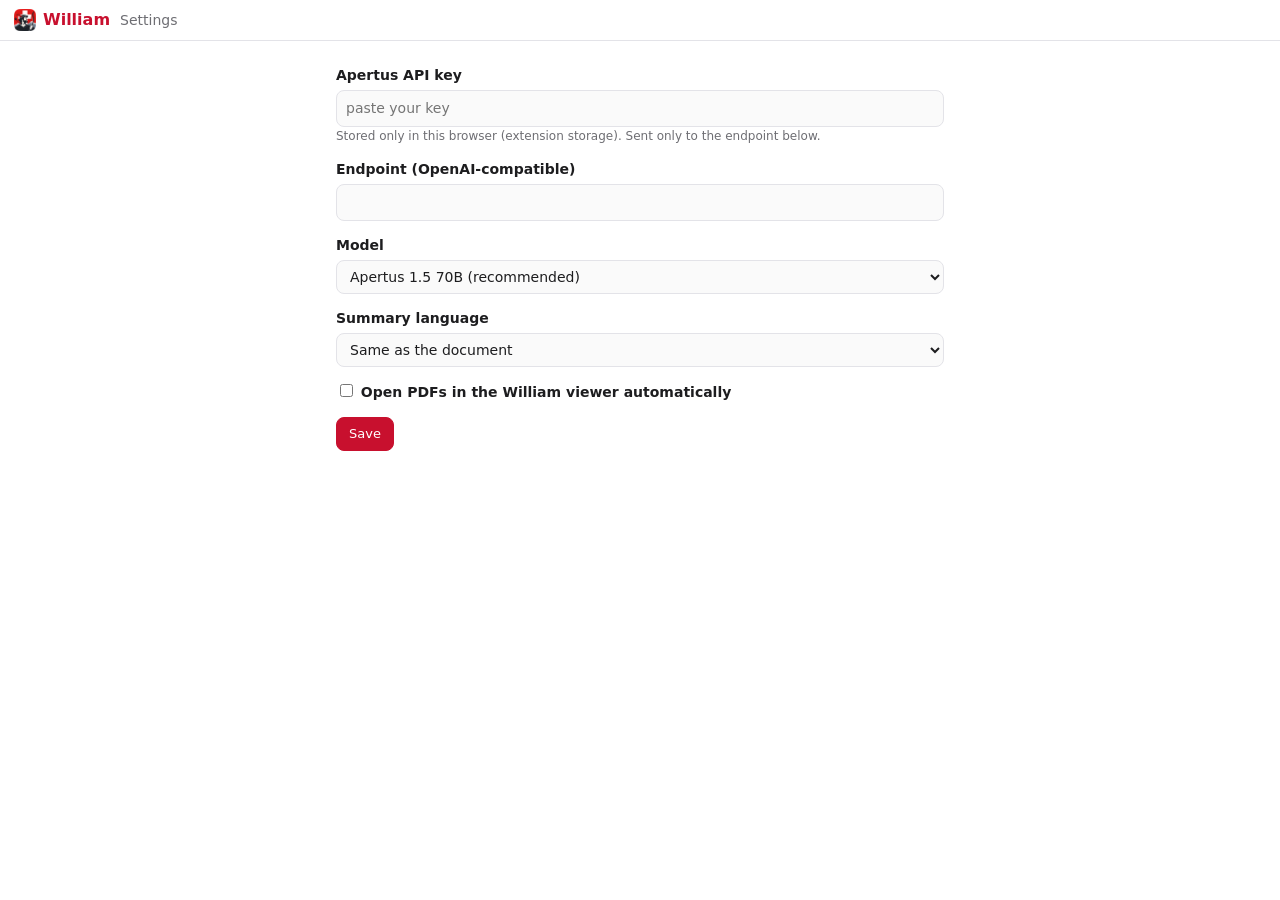
<file: track_2a/src/extension/options/options.html>
<!doctype html>
<html lang="en">
<head>
<meta charset="utf-8">
<meta name="viewport" content="width=device-width, initial-scale=1">
<title>William settings</title>
<link rel="icon" href="../icons/icon-32.png">
<link rel="stylesheet" href="../shared/ui.css">
<style>
  main{max-width:640px;margin:24px auto;padding:0 16px}
  label{display:block;margin:14px 0 4px;font-weight:600}
  input[type=text],input[type=password],select{width:100%;font:inherit;padding:7px 9px;border:1px solid var(--line);border-radius:8px;background:var(--card);color:var(--fg)}
  .note{font-size:12px;color:var(--muted)}
</style>
</head>
<body>
<header class="bar"><span class="brand"><img src="../icons/icon-48.png" alt="">William</span><span class="muted">Settings</span></header>
<main>
  <label for="apiKey">Apertus API key</label>
  <input id="apiKey" type="password" autocomplete="off" placeholder="paste your key">
  <div class="note">Stored only in this browser (extension storage). Sent only to the endpoint below.</div>
  <label for="baseUrl">Endpoint (OpenAI-compatible)</label>
  <input id="baseUrl" type="text">
  <label for="model">Model</label>
  <select id="model">
    <option value="swiss-ai/Apertus-v1.5-70B">Apertus 1.5 70B (recommended)</option>
    <option value="swiss-ai/Apertus-v1.5-8B">Apertus 1.5 8B (faster, self-hostable in ~20 GB)</option>
  </select>
  <label for="summaryLang">Summary language</label>
  <select id="summaryLang">
    <option value="doc">Same as the document</option>
    <option value="German">Deutsch</option><option value="French">Français</option>
    <option value="Italian">Italiano</option><option value="Romansh">Rumantsch</option><option value="English">English</option>
  </select>
  <label><input id="autoOpenPdf" type="checkbox"> Open PDFs in the William viewer automatically</label>
  <p><button id="save" class="btn primary">Save</button> <span id="msg" class="small muted"></span></p>
</main>
<script type="module" src="options.js"></script>
</body>
</html>
</file>
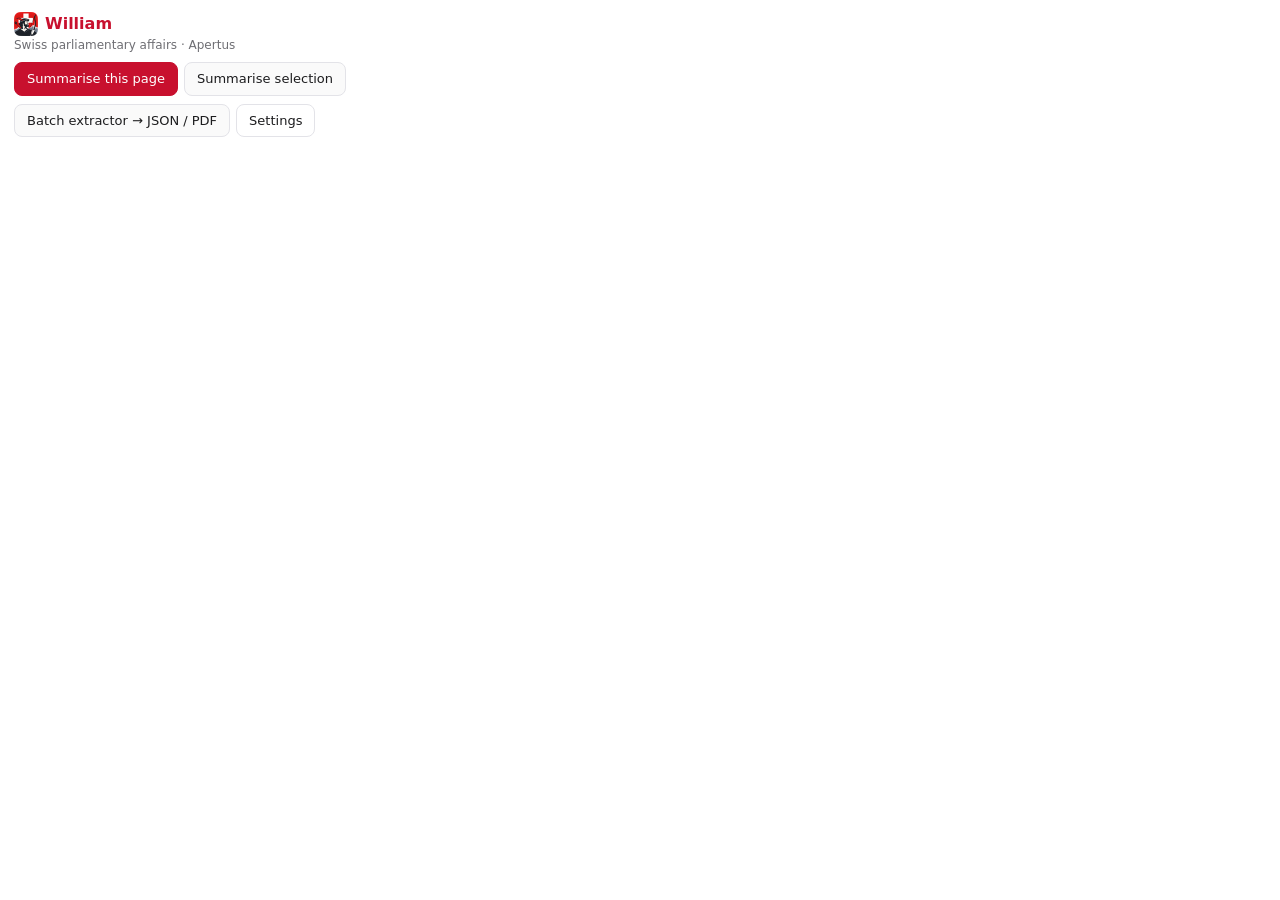
<file: track_2a/src/extension/popup/popup.html>
<!doctype html>
<html lang="en">
<head>
<meta charset="utf-8">
<link rel="icon" href="../icons/icon-32.png">
<link rel="stylesheet" href="../shared/ui.css">
<style>
  body{width:400px;padding:12px 14px;max-height:580px}
  .row{display:flex;flex-wrap:wrap;gap:6px;margin:8px 0}
  h1{font-size:16px;margin:0;color:var(--accent);display:flex;align-items:center;gap:7px}
  h1 img{width:24px;height:24px}
  #key{display:none;background:var(--hl);padding:8px;border-radius:8px;font-size:12px}
</style>
</head>
<body>
<h1><img src="../icons/icon-48.png" alt="">William</h1>
<div class="small muted">Swiss parliamentary affairs · Apertus</div>
<div id="key">No Apertus API key yet — <a href="#" id="optLink">open settings</a>.</div>
<div class="row">
  <button id="bPage" class="btn primary">Summarise this page</button>
  <button id="bSel" class="btn">Summarise selection</button>
  <button id="bPdf" class="btn" hidden>Open PDF in William</button>
</div>
<div class="row">
  <button id="bBatch" class="btn">Batch extractor → JSON / PDF</button>
  <button id="bOpt" class="btn ghost">Settings</button>
</div>
<div id="status" class="small muted"></div>
<div id="out"></div>
<script type="module" src="popup.js"></script>
</body>
</html>
</file>
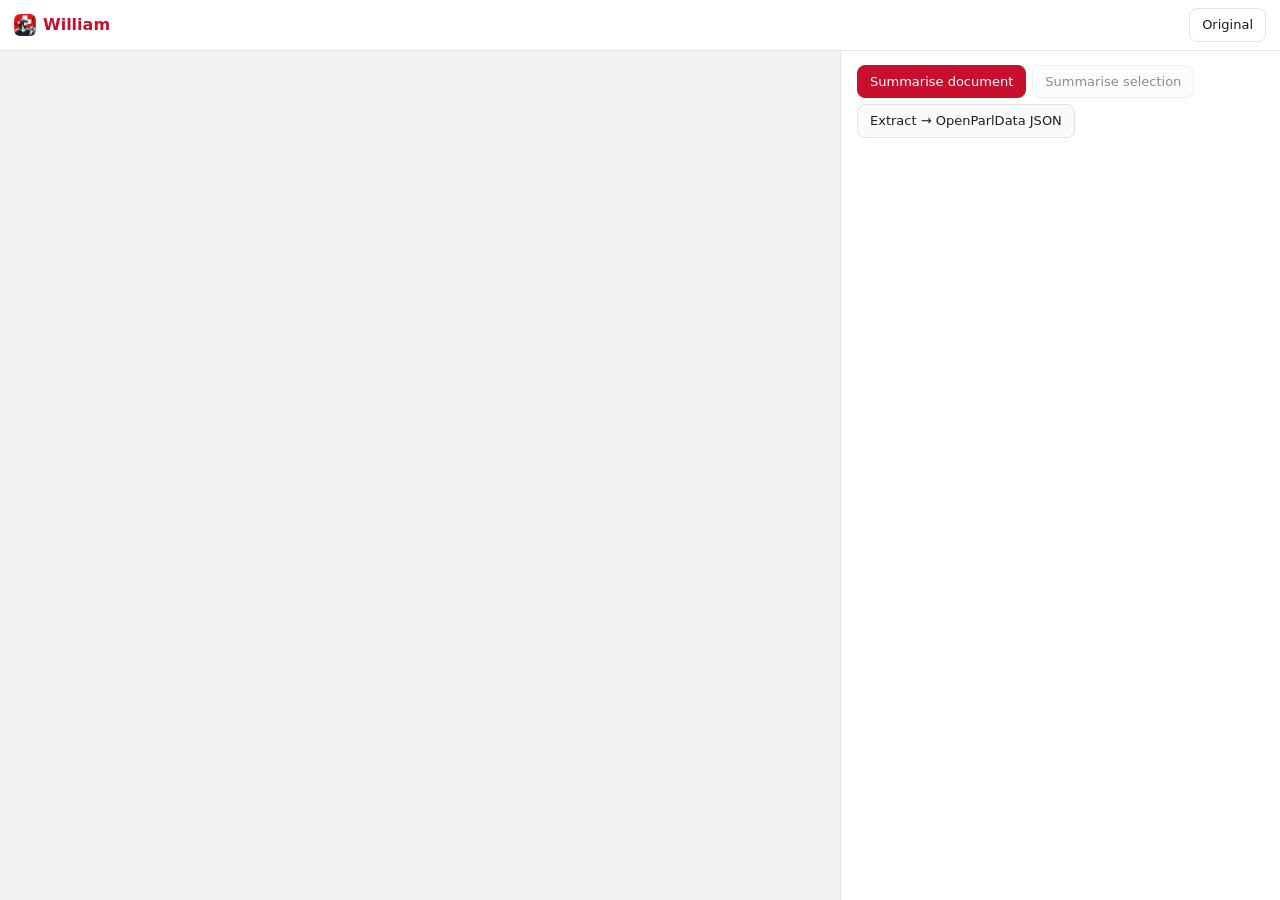
<file: track_2a/src/extension/viewer/viewer.html>
<!doctype html>
<html lang="en">
<head>
<meta charset="utf-8">
<meta name="viewport" content="width=device-width, initial-scale=1">
<title>William viewer</title>
<link rel="icon" href="../icons/icon-32.png">
<link rel="stylesheet" href="../shared/ui.css">
<link rel="stylesheet" href="viewer.css">
</head>
<body>
<header class="bar">
  <span class="brand"><img src="../icons/icon-48.png" alt="">William</span>
  <span id="docname" class="muted"></span>
  <span class="grow"></span>
  <a id="orig" class="btn ghost" target="_blank" rel="noopener">Original</a>
</header>
<main>
  <section id="pages" aria-label="PDF pages"></section>
  <aside id="side">
    <div class="actions">
      <button id="bSum" class="btn primary">Summarise document</button>
      <button id="bSel" class="btn" disabled title="Select text in the PDF first">Summarise selection</button>
      <button id="bExt" class="btn">Extract → OpenParlData JSON</button>
    </div>
    <div id="status" class="muted small"></div>
    <div id="out"></div>
  </aside>
</main>
<script type="module" src="viewer.js"></script>
</body>
</html>
</file>
<file: track_2a/src/extension/shared/ui.css>
:root{--bg:#fff;--fg:#1d1d1f;--muted:#6e6e73;--line:#e3e3e8;--sunken:#f2f2f5;--accent:#c8102e;--link:#0b57d0;--hl:#fff1b8;--hl-on:#ffd75e;--hl-line:#e0a800;--ok:#1b7f3b;--warn:#a15c00;--bad:#b00020;--card:#fafafa}
@media (prefers-color-scheme:dark){:root{--bg:#1c1c1e;--fg:#f2f2f7;--muted:#a1a1a6;--line:#3a3a3c;--sunken:#111113;--card:#242426;--link:#8ab4f8;--hl:#5c4a00;--hl-on:#8a6d00;--ok:#5ad27e;--warn:#f0b35a;--bad:#ff7a8a}}
*{box-sizing:border-box}
body{margin:0;background:var(--bg);color:var(--fg);font:14px/1.5 system-ui,-apple-system,"Segoe UI",sans-serif}
a{color:var(--link)}
.bar{display:flex;align-items:center;gap:10px;padding:8px 14px;border-bottom:1px solid var(--line);background:var(--bg)}
.brand{font-weight:700;color:var(--accent);font-size:16px;display:inline-flex;align-items:center;gap:7px}
.brand img{width:22px;height:22px}
.grow{flex:1}.muted{color:var(--muted)}.small{font-size:12px}
.btn{font:inherit;font-size:13px;padding:6px 12px;border-radius:8px;border:1px solid var(--line);background:var(--card);color:var(--fg);cursor:pointer;text-decoration:none}
.btn:hover:not(:disabled){border-color:var(--muted)}
.btn:disabled{opacity:.5;cursor:default}
.btn.primary{background:var(--accent);border-color:var(--accent);color:#fff}
.btn.ghost{background:none}
.w-summary{margin:8px 0}
.w-kp{margin:4px 0 8px;padding-left:18px}
a.w-topic{background:var(--hl);color:inherit;text-decoration:none;border-bottom:2px solid var(--hl-line);border-radius:2px;padding:0 1px}
a.w-topic.on{background:var(--hl-on)}
.w-chips a.w-topic{display:inline-block;margin:2px 0;font-size:12px;padding:1px 6px}
.w-newsbox{margin-top:10px}
.w-news-h{font-weight:600;font-size:12px;color:var(--muted);margin-bottom:4px}
.w-news{list-style:none;margin:0;padding:0}
.w-news li{padding:6px 0;border-top:1px solid var(--line)}
.w-news li a{text-decoration:none}
.w-news li span{display:block;font-size:11px;color:var(--muted)}
.w-news-empty{font-size:12px;color:var(--muted)}
.fields{width:100%;border-collapse:collapse;font-size:13px;margin:8px 0}
.fields th{text-align:left;font-weight:600;color:var(--muted);padding:4px 8px 4px 0;vertical-align:top;white-space:nowrap}
.fields td{padding:4px 0;vertical-align:top;border-top:1px solid var(--line)}
.st{display:inline-block;font-size:10px;padding:0 5px;border-radius:6px;margin-left:4px;border:1px solid currentColor;vertical-align:1px}
.st.extracted{color:var(--ok)}.st.normalised{color:var(--ok)}.st.metadata{color:var(--link)}.st.inferred{color:var(--warn)}
.pg{font-size:11px;margin-left:4px;cursor:pointer}
.flag{color:var(--warn);font-size:12px;margin:2px 0}
.err{color:var(--bad)}
pre.json{background:var(--sunken);padding:8px;border-radius:8px;overflow:auto;max-height:340px;font-size:11px}
.spin{height:3px;margin:10px 0;background:linear-gradient(90deg,var(--accent) 0 30%,var(--line) 30%);background-size:200% 100%;animation:sp 1s linear infinite}
@keyframes sp{to{background-position:-200% 0}}
</file>
<file: track_2a/src/extension/viewer/viewer.css>
body{margin:0;height:100vh;display:flex;flex-direction:column}
main{flex:1;display:flex;min-height:0}
#pages{flex:1;overflow:auto;background:var(--sunken);padding:16px;display:flex;flex-direction:column;align-items:center;gap:14px}
.page{position:relative;box-shadow:0 2px 10px rgba(0,0,0,.15);background:#fff}
.page canvas{display:block}
.page.flash{outline:3px solid var(--accent);outline-offset:2px;transition:outline-color .3s}
.page .pno{position:absolute;top:-1px;left:-40px;font-size:11px;color:var(--muted)}
#side{width:min(440px,45vw);border-left:1px solid var(--line);overflow:auto;padding:14px 16px;background:var(--bg)}
.actions{display:flex;flex-wrap:wrap;gap:6px;margin-bottom:8px}
.textLayer{position:absolute;inset:0;overflow:hidden;line-height:1;text-align:initial;opacity:1}
.textLayer span,.textLayer br{color:transparent;position:absolute;white-space:pre;cursor:text;transform-origin:0 0}
.textLayer ::selection{background:rgba(200,16,46,.25)}
@media (max-width:760px){main{flex-direction:column}#side{width:auto;border-left:0;border-top:1px solid var(--line);max-height:50vh}}
</file>
